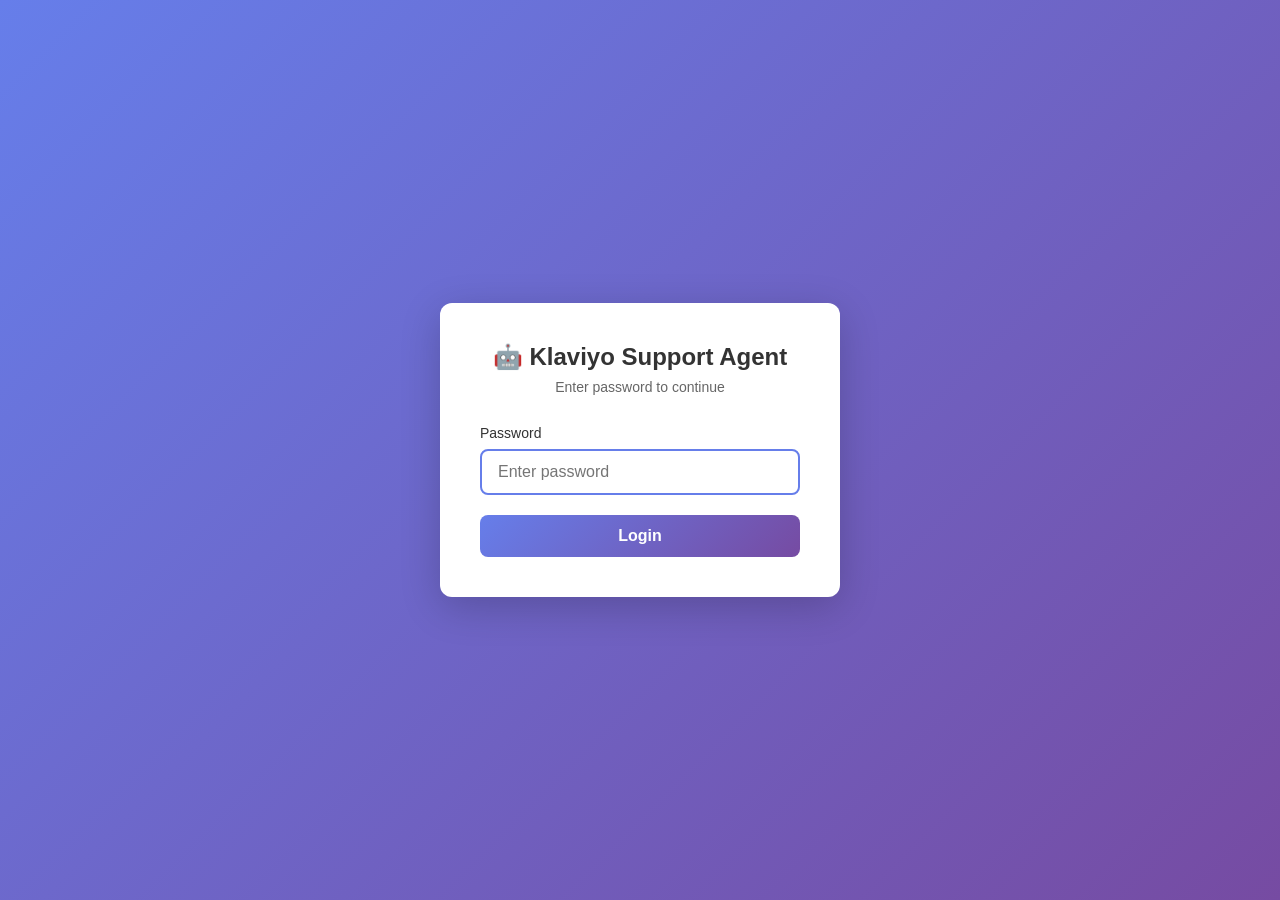
<file: templates/login.html>
<!DOCTYPE html>
<html lang="en">
<head>
    <meta charset="UTF-8">
    <meta name="viewport" content="width=device-width, initial-scale=1.0">
    <title>Login - Klaviyo Support Agent</title>
    <style>
        * {
            margin: 0;
            padding: 0;
            box-sizing: border-box;
        }

        body {
            font-family: -apple-system, BlinkMacSystemFont, 'Segoe UI', Roboto, Oxygen, Ubuntu, Cantarell, sans-serif;
            background: linear-gradient(135deg, #667eea 0%, #764ba2 100%);
            min-height: 100vh;
            display: flex;
            align-items: center;
            justify-content: center;
        }

        .login-container {
            background: white;
            border-radius: 12px;
            box-shadow: 0 10px 40px rgba(0, 0, 0, 0.2);
            padding: 40px;
            width: 90%;
            max-width: 400px;
        }

        .logo {
            text-align: center;
            margin-bottom: 30px;
        }

        .logo h1 {
            color: #333;
            font-size: 24px;
            margin-bottom: 8px;
        }

        .logo p {
            color: #666;
            font-size: 14px;
        }

        .form-group {
            margin-bottom: 20px;
        }

        label {
            display: block;
            color: #333;
            font-weight: 500;
            margin-bottom: 8px;
            font-size: 14px;
        }

        input[type="password"] {
            width: 100%;
            padding: 12px 16px;
            border: 2px solid #e0e0e0;
            border-radius: 8px;
            font-size: 16px;
            transition: border-color 0.3s;
        }

        input[type="password"]:focus {
            outline: none;
            border-color: #667eea;
        }

        .btn-login {
            width: 100%;
            padding: 12px;
            background: linear-gradient(135deg, #667eea 0%, #764ba2 100%);
            color: white;
            border: none;
            border-radius: 8px;
            font-size: 16px;
            font-weight: 600;
            cursor: pointer;
            transition: transform 0.2s, box-shadow 0.2s;
        }

        .btn-login:hover {
            transform: translateY(-2px);
            box-shadow: 0 5px 20px rgba(102, 126, 234, 0.4);
        }

        .btn-login:active {
            transform: translateY(0);
        }

        .error-message {
            color: #e74c3c;
            font-size: 14px;
            margin-top: 10px;
            text-align: center;
            display: none;
        }

        .error-message.show {
            display: block;
        }
    </style>
</head>
<body>
    <div class="login-container">
        <div class="logo">
            <h1>🤖 Klaviyo Support Agent</h1>
            <p>Enter password to continue</p>
        </div>
        <form id="loginForm">
            <div class="form-group">
                <label for="password">Password</label>
                <input type="password" id="password" name="password" placeholder="Enter password" required autofocus>
            </div>
            <button type="submit" class="btn-login">Login</button>
            <div id="errorMessage" class="error-message"></div>
        </form>
    </div>

    <script>
        document.getElementById('loginForm').addEventListener('submit', async (e) => {
            e.preventDefault();

            const password = document.getElementById('password').value;
            const errorMessage = document.getElementById('errorMessage');

            try {
                const response = await fetch('/login', {
                    method: 'POST',
                    headers: {
                        'Content-Type': 'application/json',
                    },
                    body: JSON.stringify({ password })
                });

                if (response.ok) {
                    window.location.href = '/';
                } else {
                    errorMessage.textContent = 'Invalid password. Please try again.';
                    errorMessage.classList.add('show');
                    document.getElementById('password').value = '';
                }
            } catch (error) {
                errorMessage.textContent = 'An error occurred. Please try again.';
                errorMessage.classList.add('show');
            }
        });
    </script>
</body>
</html>
</file>
